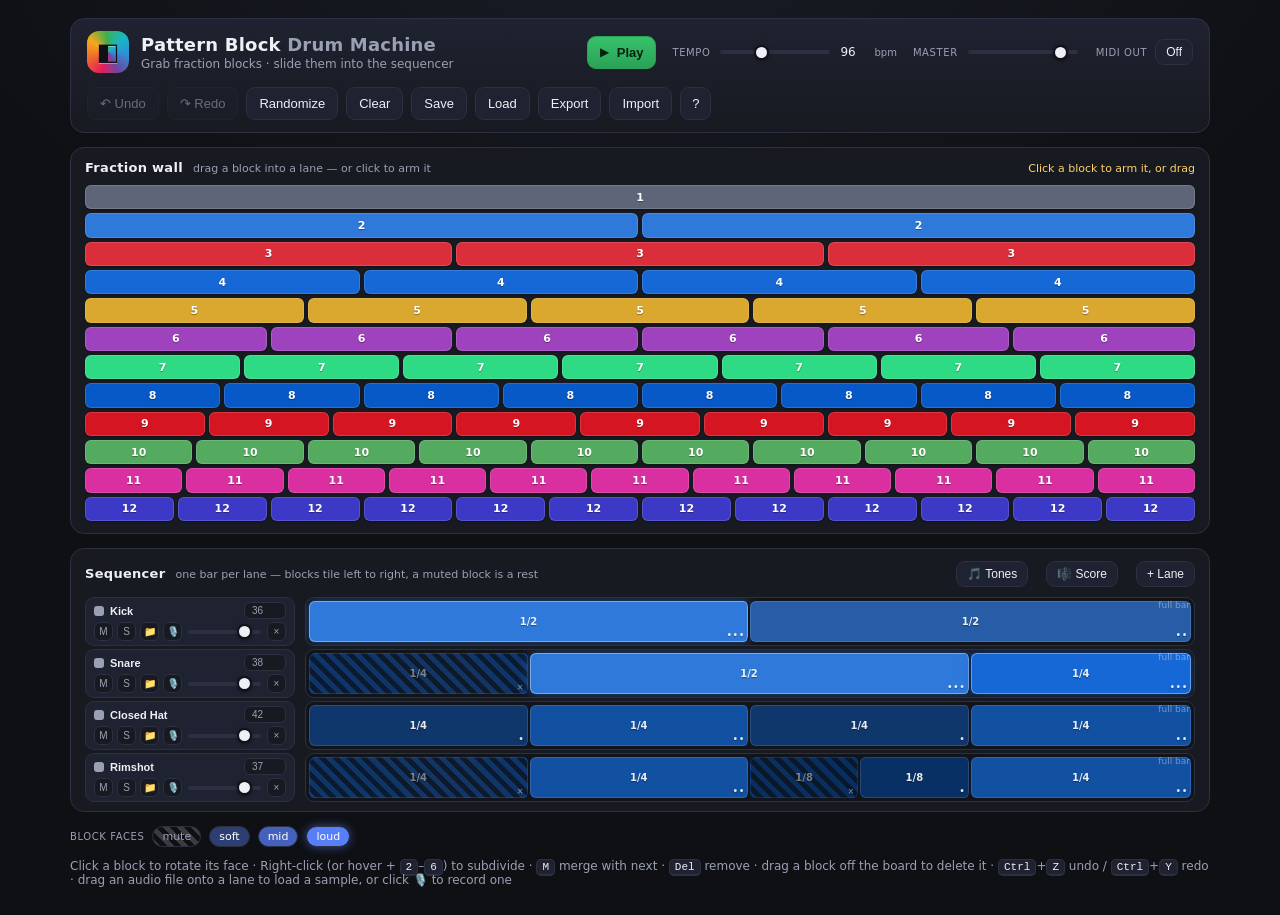
<file: index.html>
<!DOCTYPE html>
<html lang="en">
<head>
  <meta charset="UTF-8" />
  <meta name="viewport" content="width=device-width, initial-scale=1.0" />
  <title>Pattern Block Drum Machine</title>
  <meta name="description" content="Grab fraction blocks from the wall and slide them into a sampler sequencer. Rotate block faces for dynamics, subdivide beats." />
  <link rel="stylesheet" href="styles.css?v=20" />
</head>
<body>
  <div id="app">
    <header class="topbar">
      <div class="brand">
        <div class="logo">◧</div>
        <div class="brand-text">
          <h1>Pattern Block <span>Drum Machine</span></h1>
          <p class="tag">Grab fraction blocks · slide them into the sequencer</p>
        </div>
      </div>

      <div class="transport">
        <button id="play" class="btn btn-play" title="Play / Stop (Space)">
          <span class="play-glyph">▶</span><span class="play-label">Play</span>
        </button>

        <label class="ctl">
          <span class="ctl-label">Tempo</span>
          <input id="bpm" type="range" min="40" max="200" step="1" value="96" />
          <output id="bpmOut">96</output><span class="unit">bpm</span>
        </label>

        <label class="ctl">
          <span class="ctl-label">Master</span>
          <input id="master" type="range" min="0" max="1" step="0.01" value="0.9" />
        </label>

        <div class="ctl">
          <span class="ctl-label">MIDI out</span>
          <button id="midiToggle" class="btn btn-sm" title="Send MIDI notes on channel 10 (velocity from the block face)">Off</button>
          <select id="midiPort" class="midi-port" title="MIDI output device" hidden></select>
        </div>
      </div>

      <a id="backToMain" class="btn back-link" href="index.html" title="Leave the tutorial and go to the plain sampler" hidden>← Sampler</a>

      <div class="mode-toggle" role="tablist" aria-label="Mode" hidden>
        <button id="modeCreate" class="mode-btn active" data-mode="create" title="Free play — build patterns, no restrictions">🎛️ Create</button>
        <button id="modeLearn" class="mode-btn" data-mode="learn" title="Guided tutorial — build grooves and feel how rhythms line up">🎓 Learn</button>
      </div>

      <div class="tools">
        <button id="undoBtn" class="btn" title="Undo (Ctrl+Z)" disabled>↶ Undo</button>
        <button id="redoBtn" class="btn" title="Redo (Ctrl+Y)" disabled>↷ Redo</button>
        <button id="randomize" class="btn" title="Randomize a pattern">Randomize</button>
        <button id="clear" class="btn" title="Empty every lane">Clear</button>
        <button id="save" class="btn" title="Save to this browser">Save</button>
        <button id="load" class="btn" title="Load last save">Load</button>
        <button id="export" class="btn" title="Download pattern as JSON">Export</button>
        <button id="import" class="btn" title="Import a pattern JSON">Import</button>
        <button id="grooveLabBtn" class="btn" title="Open the Groove Lab (works in any mode)" hidden>🎓 Groove Lab</button>
        <button id="help" class="btn btn-ghost" title="How it works">?</button>
      </div>
    </header>

    <main>
      <div class="board-col">
        <section class="panel palette-wrap">
          <div class="section-head">
            <span class="section-title">Fraction wall</span>
            <span class="section-sub">drag a block into a lane — or click to arm it</span>
            <span id="brushInfo" class="brush-info">Click a block to arm it, or drag</span>
          </div>
          <div id="palette" class="palette" aria-label="Fraction block palette"></div>
        </section>

        <section class="panel tut-wrap" id="tutorialPanel" hidden>
          <div class="section-head">
            <span class="section-title">🎓 Tutorial</span>
            <button id="openLab" class="btn btn-sm" title="Open the Groove Lab">Groove Lab</button>
          </div>
          <select id="tutLesson" class="tut-lesson" title="Jump to a lesson"></select>
          <div class="tut-body">
            <div class="tut-headrow">
              <h3 id="tutTitle" class="tut-title"></h3>
              <span id="tutStep" class="tut-stepnum"></span>
            </div>
            <p id="tutText" class="tut-text"></p>
            <div id="tutWaiting" class="tut-waiting" hidden><span class="tut-dot"></span> waiting for you to try it…</div>
            <div class="tut-controls">
              <button id="tutPrev" class="btn">‹ Back</button>
              <button id="tutNext" class="btn btn-use">Next ›</button>
            </div>
          </div>
        </section>
      </div>

      <div class="seq-col">
        <section class="panel seq-wrap">
          <div class="section-head">
            <span class="section-title">Sequencer</span>
            <span id="seqSub" class="section-sub">one bar per lane — blocks tile left to right, a muted block is a rest</span>
            <button id="tonesToggle" class="btn btn-sm" title="Play the beat as pitched notes instead of drums">🎵 Tones</button>
            <button id="scoreToggle" class="btn btn-sm" title="Show the bar as sheet music — a rhythm staff per lane that follows every edit">🎼 Score</button>
            <button id="addLane" class="btn btn-sm" title="Add an instrument lane">+ Lane</button>
          </div>
          <div id="seq" class="seq" aria-label="Sequencer lanes"></div>
        </section>

        <section class="panel score-wrap" id="scorePanel" hidden>
          <div class="section-head">
            <span class="section-title">🎼 Score</span>
            <span class="section-sub">the same bar as sheet music — a rhythm staff per lane, notes coloured like their blocks</span>
            <button id="scorePrint" class="btn btn-sm" title="Print just the score">🖨 Print</button>
            <button id="scoreSvg" class="btn btn-sm" title="Download the score as an SVG image">⤓ SVG</button>
          </div>
          <div id="score" class="score" aria-label="Score"></div>
          <div class="score-legend">
            <b>loud</b> = accent (&gt;) · <b>mid</b> = plain note · <b>soft</b> = ghost note in ( ) · <b>mute</b> = rest ·
            a numbered bracket is a tuplet (3 = triplet, 5 = quintuplet…) · tied notes are one block ·
            hover a note to find its block, click to rotate its face, right-click to subdivide
          </div>
        </section>
      </div>
    </main>

    <footer class="legend">
      <div class="legend-faces">
        <span class="legend-title">Block faces</span>
        <span class="face-chip face-mute">mute</span>
        <span class="face-chip face-soft">soft</span>
        <span class="face-chip face-mid">mid</span>
        <span class="face-chip face-loud">loud</span>
      </div>
      <div class="legend-hint">
        Click a block to rotate its face · Right-click (or hover + <kbd>2</kbd>–<kbd>6</kbd>) to subdivide ·
        <kbd>M</kbd> merge with next · <kbd>Del</kbd> remove · drag a block off the board to delete it ·
        <kbd>Ctrl</kbd>+<kbd>Z</kbd> undo / <kbd>Ctrl</kbd>+<kbd>Y</kbd> redo ·
        drag an audio file onto a lane to load a sample, or click 🎙️ to record one
      </div>
    </footer>
  </div>

  <div id="ctxmenu" class="ctxmenu" hidden></div>
  <div id="toast" class="toast" hidden></div>

  <div id="helpModal" class="modal" hidden>
    <div class="modal-card">
      <button class="modal-close" data-close>×</button>
      <h2>How the Pattern Block Drum Machine works</h2>
      <p>The <strong>fraction wall</strong> at the top is your bin of wooden blocks. Every block is a slice of one
        bar: a whole <em>1</em>, a <em>1/2</em>, a <em>1/3</em>, all the way to <em>1/12</em>.</p>
      <p>Colours come from <strong>prime factors</strong>: each prime gets its own strong colour (2 is blue, 3 is
        red), a prime power gets more intense as the exponent rises (9 = 3² is a deeper, "super" red), and a
        composite blends its factors' colours weighted by exponent — 6 (2×3) is purple, and 12 (2²×3) leans further
        toward blue than 6 does, since it has an extra factor of 2. A block's colour is the same wherever it
        appears, on the wall or in a lane.</p>
      <ul>
        <li><strong>Build a rhythm</strong> — drag a block from the wall into a lane. Blocks tile from the left,
          and a block's width <em>is</em> its length in time.</li>
        <li><strong>Rotate the faces</strong> — click a placed block to turn it to its next face:
          <em>loud → mid → soft → mute</em>. That sets how hard it hits. A <em>muted</em> block still holds its
          time — so it works as a <em>rest</em>.</li>
        <li><strong>No dragging needed</strong> — click a block in the wall to <em>arm</em> it, then click a lane to
          drop a copy. Click the armed block again (or press <kbd>Esc</kbd>) to put the brush down.</li>
        <li><strong>Delete by dragging off</strong> — drag a placed block out of the sequencer and drop it anywhere
          that isn't a lane (the wall, the header, empty space) to remove it. <kbd>Del</kbd> / <kbd>Backspace</kbd>
          works too while hovering a block.</li>
        <li><strong>Subdivide a beat</strong> — right-click a block (or hover and press <kbd>2</kbd>–<kbd>6</kbd>).
          Cut a <em>1/5</em> into 3 and you get three <em>1/15</em> pieces. Any new size that isn't on the wall yet
          gets <em>added as a new row</em>, and the wall reflows to fit. Press <kbd>M</kbd> to merge a block back
          into the one after it.</li>
        <li><strong>Bring your own sounds</strong> — each lane has its own sampler. Drag an audio file onto a lane,
          or click 📁. It ships with built-in drum voices so it plays right away.</li>
        <li><strong>Record one instead</strong> — click 🎙️ on a lane to record straight from your microphone.
          Drag the handles on the waveform to trim it, preview the trimmed section, then use it.</li>
        <li><strong>MIDI out</strong> — flip <em>MIDI out</em> to On and pick a device. Each lane sends its own note
          on channel 10 (edit the little number by the lane name); the block face sets velocity.</li>
        <li><strong>Mix</strong> — <em>M</em> mutes a lane, <em>S</em> solos it, the slider sets its level.</li>
        <li><strong>🎵 Tones</strong> — flip <em>Tones</em> on to hear your beat as pitched notes instead of drums;
          lanes are stacked on a scale so hits that land together make chords.</li>
        <li><strong>🎼 Score</strong> — flip <em>Score</em> on to see the bar as sheet music, one rhythm staff per
          lane, redrawn with every edit. One block is one note (a muted block is a rest), <em>loud</em> gets an accent,
          <em>soft</em> is a ghost note, thirds and fifths come out as tuplets, and every note is coloured like its
          block. It's live: hover a note to find its block, click it to rotate the face, right-click to subdivide.
          <em>Print</em> and <em>SVG</em> take it out of the browser.</li>
        <li class="help-learn" hidden><strong>🎓 Learn mode</strong> — a guided tutorial: it walks you through building a polyrhythm and then
          cutting the pieces until both lanes share a grid, discovering the LCM by ear and eye. In Learn mode a lane
          stays silent until it makes a full bar, and cutting a block mutes the new pieces so the groove is preserved
          while the grid is revealed. <em>Create</em> mode is the free-play sampler with no rules.</li>
        <li class="help-learn" hidden><strong>🎓 Groove Lab</strong> — a popout (button in the toolbar) for any two numbers: their HCF and LCM,
          how "funky" their polyrhythm is, played as a rhythm, and heard as a just-intonation interval (7-limit and
          up, so septimal steps like <em>7/6</em> get a real name).</li>
      </ul>
      <p class="modal-foot">Everything runs locally in your browser with the Web Audio API. Nothing is uploaded.</p>
    </div>
  </div>

  <div id="recModal" class="modal" hidden>
    <div class="modal-card rec-card">
      <button class="modal-close" data-close>×</button>
      <h2>Record a sample<span id="recTarget" class="rec-target"></span></h2>

      <div class="rec-visual">
        <canvas id="recCanvas" width="640" height="140"></canvas>
        <div id="recDimLeft" class="rec-dim rec-dim-left"></div>
        <div id="recDimRight" class="rec-dim rec-dim-right"></div>
        <div id="recTrimStart" class="rec-handle" hidden></div>
        <div id="recTrimEnd" class="rec-handle" hidden></div>
      </div>

      <div class="rec-status-row">
        <span id="recStatus">Click record and allow microphone access</span>
        <span id="recTimer" class="rec-timer">0.0s</span>
      </div>

      <div class="rec-controls">
        <button id="recToggle" class="btn btn-play">● Record</button>
        <button id="recPreview" class="btn" disabled>▶ Preview trim</button>
        <button id="recUse" class="btn btn-use" disabled>Use this sample</button>
      </div>
      <p class="modal-foot">Drag the handles to trim. Takes are capped at 12s. Nothing leaves your browser.</p>
    </div>
  </div>

  <div id="labModal" class="modal" hidden>
    <div class="modal-card lab-card">
      <button class="modal-close" data-close>×</button>
      <h2>🎓 Groove Lab</h2>
      <p class="lab-sub">Pick two numbers and see how they groove together.</p>
      <div class="lab-body">
        <div class="lab-inputs">
          <label>A <input id="labA" type="number" min="1" max="32" value="2" /></label>
          <span class="lab-vs">against</span>
          <label>B <input id="labB" type="number" min="1" max="32" value="3" /></label>
          <button id="labUseLanes" class="btn btn-sm" title="Fill in from two lanes you've built">Use my lanes</button>
        </div>

        <div class="lab-math">
          <div id="labFactA" class="lab-fact"></div>
          <span class="lab-op">×</span>
          <div id="labFactB" class="lab-fact"></div>
        </div>

        <div class="lab-results">
          <div class="lab-stat"><span class="lab-stat-label">HCF (GCD)</span><span id="labGcd" class="lab-stat-val"></span></div>
          <div class="lab-stat"><span class="lab-stat-label">LCD (LCM)</span><span id="labLcm" class="lab-stat-val"></span></div>
        </div>

        <div id="labFunk" class="lab-groove"></div>
        <p id="labExplain" class="lab-explain"></p>

        <div class="lab-row">
          <button id="labPlayGroove" class="btn">▶ Hear the polyrhythm</button>
          <button id="labPlayTone" class="btn">🎵 Hear it as a pitch</button>
          <span id="labInterval" class="lab-interval-name"></span>
        </div>
      </div>
    </div>
  </div>

  <input id="fileInput" type="file" accept="audio/*" hidden />
  <input id="jsonInput" type="file" accept="application/json,.json" hidden />

  <script src="app.js?v=20"></script>
</body>
</html>
</file>
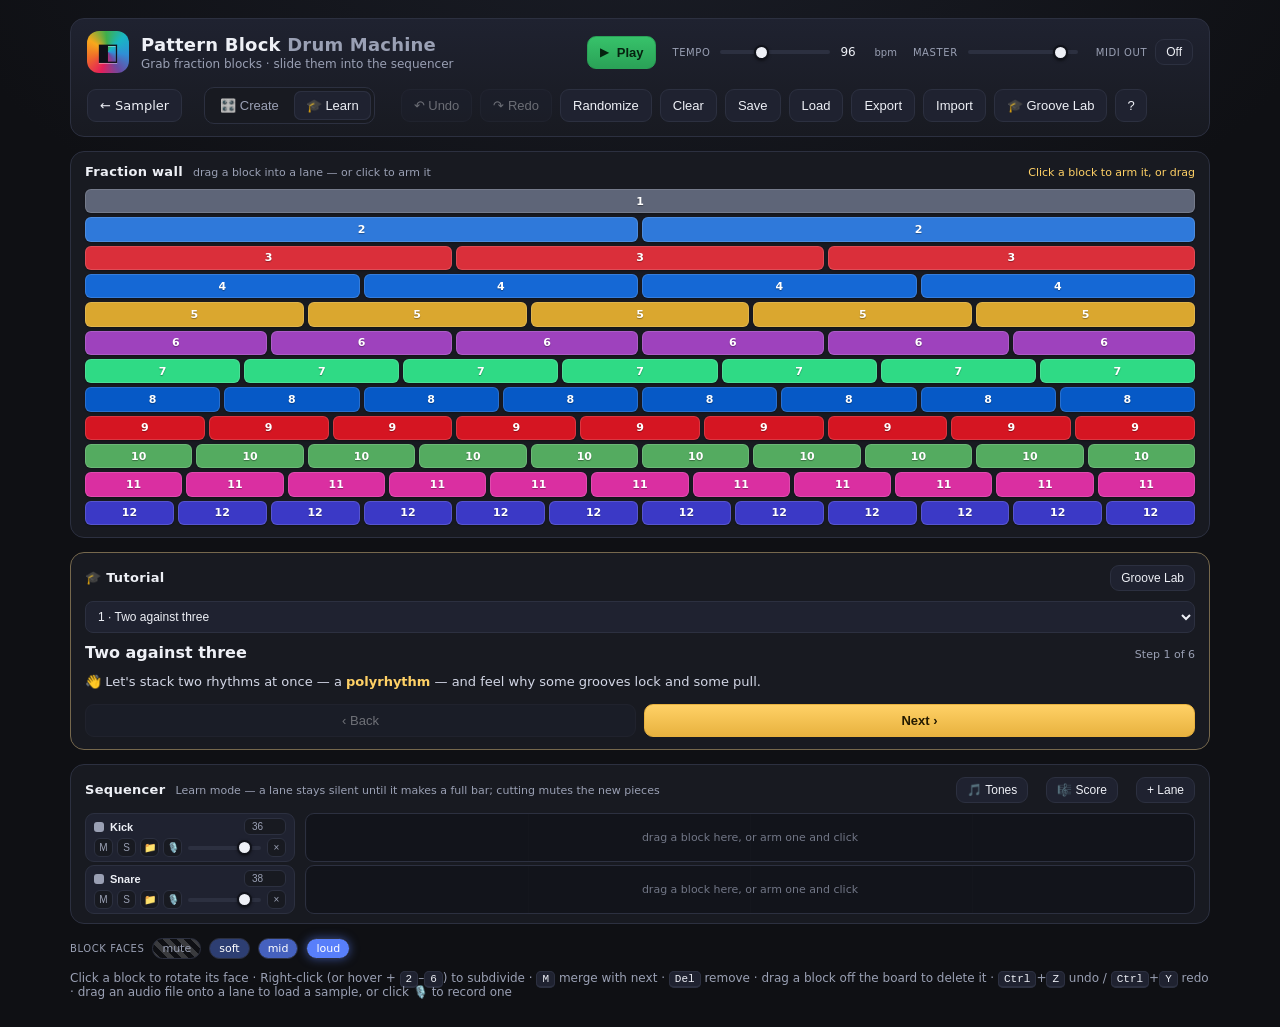
<file: learn.html>
<!DOCTYPE html>
<html lang="en">
<head>
  <meta charset="UTF-8" />
  <meta name="viewport" content="width=device-width, initial-scale=1.0" />
  <title>Pattern Block Drum Machine — Learn</title>
  <meta name="description" content="A guided tutorial for the Pattern Block Drum Machine: build polyrhythms and feel how rhythms line up." />
  <meta http-equiv="refresh" content="0; url=index.html?mode=learn" />
  <script>location.replace('index.html?mode=learn');</script>
  <style>
    body { margin: 0; min-height: 100vh; display: grid; place-items: center; background: #0f1014; color: #eef0f6;
      font-family: "Segoe UI", system-ui, -apple-system, Roboto, Helvetica, Arial, sans-serif; }
    a { color: #ffd166; }
  </style>
</head>
<body>
  <noscript>
    <p>Loading the tutorial… if nothing happens, <a href="index.html?mode=learn">click here</a>.</p>
  </noscript>
</body>
</html>
</file>
<file: styles.css>
:root {
  --bg: #0f1014;
  --panel: #181a21;
  --panel-2: #1f2230;
  --line: #2c3040;
  --text: #eef0f6;
  --muted: #9aa0b4;
  --accent: #ffd166;
  --track-bg: #12141b;
  font-synthesis: none;
}

* { box-sizing: border-box; }
[hidden] { display: none !important; }

html, body {
  margin: 0;
  background: radial-gradient(1200px 700px at 50% -10%, #1a1d27 0%, var(--bg) 60%);
  color: var(--text);
  font-family: "Segoe UI", system-ui, -apple-system, Roboto, Helvetica, Arial, sans-serif;
  -webkit-font-smoothing: antialiased;
}

#app {
  max-width: min(1180px, 96vw);
  margin: 0 auto;
  padding: 18px 20px 28px;
  display: flex;
  flex-direction: column;
  gap: 14px;
  min-height: 100vh;
}
/* Wide screens: let the app use the extra width instead of centering a
   fixed-width column, so the two-panel layout below has room to sit
   side by side rather than stacking and forcing a tall page. */
@media (min-width: 1300px) { #app { max-width: min(1680px, 96vw); } }

main { display: flex; flex-direction: column; gap: 14px; }
.board-col, .seq-col { display: flex; flex-direction: column; gap: 14px; min-width: 0; }
@media (min-width: 1300px) {
  main { flex-direction: row; align-items: flex-start; }
  .board-col { flex: 0 0 440px; }
  .seq-col { flex: 1 1 0; min-width: 0; }
}

/* ---------- Top bar ---------- */
.topbar {
  display: flex; flex-wrap: wrap; align-items: center; gap: 14px 22px;
  padding: 12px 16px;
  background: linear-gradient(180deg, var(--panel-2), var(--panel));
  border: 1px solid var(--line); border-radius: 14px;
}
.brand { display: flex; align-items: center; gap: 12px; margin-right: auto; }
.logo {
  width: 42px; height: 42px; display: grid; place-items: center; font-size: 24px; border-radius: 12px;
  background: conic-gradient(from 200deg, #e51e5a, #ef6a2a, #f7a81c, #3fae4a, #18b6c4, #2f8fd6, #6a4aa3, #e51e5a);
  color: #101018; text-shadow: 0 1px 0 rgba(255,255,255,.4);
}
.brand-text h1 { margin: 0; font-size: 18px; letter-spacing: .2px; }
.brand-text h1 span { color: var(--muted); font-weight: 600; }
.tag { margin: 2px 0 0; font-size: 12px; color: var(--muted); }

.transport { display: flex; align-items: center; gap: 16px; flex-wrap: wrap; }
.tools { display: flex; align-items: center; gap: 8px; flex-wrap: wrap; }

.back-link { text-decoration: none; display: inline-flex; align-items: center; }

.mode-toggle {
  display: flex; gap: 3px; padding: 3px; background: var(--panel); border: 1px solid var(--line);
  border-radius: 10px; margin-right: 4px;
}
.mode-btn {
  background: none; border: none; color: var(--muted); padding: 7px 12px; border-radius: 7px;
  font-size: 13px; cursor: pointer; transition: background .12s, color .12s;
}
.mode-btn:hover { color: var(--text); }
.mode-btn.active { background: var(--panel-2); color: var(--text); box-shadow: inset 0 0 0 1px var(--line); }

.ctl { display: flex; align-items: center; gap: 8px; font-size: 12px; color: var(--muted); }
.ctl-label { text-transform: uppercase; letter-spacing: .6px; font-size: 10px; }
.ctl output { color: var(--text); font-variant-numeric: tabular-nums; min-width: 26px; }
.ctl .unit { font-size: 10px; }
.ctl input[type=range] { width: 110px; }

input[type=range] {
  -webkit-appearance: none; appearance: none; height: 4px;
  background: var(--line); border-radius: 4px; outline: none; cursor: pointer;
}
input[type=range]::-webkit-slider-thumb {
  -webkit-appearance: none; width: 15px; height: 15px; border-radius: 50%;
  background: var(--text); border: 2px solid #10121a; box-shadow: 0 1px 3px rgba(0,0,0,.5);
}
input[type=range]::-moz-range-thumb {
  width: 15px; height: 15px; border-radius: 50%; border: 2px solid #10121a; background: var(--text); cursor: pointer;
}

.btn {
  background: var(--panel-2); color: var(--text); border: 1px solid var(--line);
  padding: 8px 12px; border-radius: 9px; font-size: 13px; cursor: pointer;
  transition: background .12s, border-color .12s, transform .05s;
}
.btn:hover { background: #262a3a; border-color: #3a4055; }
.btn:active { transform: translateY(1px); }
.btn:disabled { opacity: .38; cursor: not-allowed; }
.btn:disabled:hover { background: var(--panel-2); border-color: var(--line); }
.btn-ghost { padding: 8px 11px; }
.btn-sm { padding: 5px 10px; font-size: 12px; margin-left: auto; }

.btn-play {
  display: inline-flex; align-items: center; gap: 8px; font-weight: 700;
  background: linear-gradient(180deg, #37c26a, #2aa257); border-color: #2aa257; color: #06210f;
}
.btn-play:hover { background: linear-gradient(180deg, #43d178, #2fb060); }
.btn-play.playing { background: linear-gradient(180deg, #ff6b6b, #e24a4a); border-color: #e24a4a; color: #2a0808; }
.play-glyph { font-size: 12px; }

/* ---------- Panels ---------- */
.panel {
  background: var(--panel); border: 1px solid var(--line); border-radius: 14px; padding: 12px 14px;
}
.section-head { display: flex; align-items: baseline; gap: 6px 10px; flex-wrap: wrap; margin-bottom: 10px; }
.section-title { font-size: 13px; font-weight: 700; letter-spacing: .3px; }
.section-sub { font-size: 11px; color: var(--muted); }

/* ---------- Palette (fraction wall) ---------- */
/* fixed height so added rows (e.g. 1/15) reflow to fit instead of growing forever */
.palette { display: flex; flex-direction: column; gap: 4px; height: 336px; }
.prow { display: grid; gap: 4px; flex: 1 1 0; min-height: 15px; }
.pblock {
  display: grid; place-items: center; border-radius: 6px; cursor: pointer;
  color: #fff; font-weight: 800; font-size: 11px; font-variant-numeric: tabular-nums;
  background: var(--c);
  box-shadow: inset 0 0 0 1px rgba(255,255,255,.14), 0 1px 2px rgba(0,0,0,.3);
  text-shadow: 0 1px 1px rgba(0,0,0,.35);
  transition: transform .06s, filter .1s; min-width: 0; overflow: hidden;
}
.pblock:hover { filter: brightness(1.12); }
.pblock:active { transform: scale(.97); }
.pblock.dragging { opacity: .5; }
.pblock.armed { box-shadow: inset 0 0 0 2px #fff, 0 0 12px rgba(255,255,255,.55); filter: brightness(1.15); }
.pblock sup, .pblock sub { font-size: .72em; }

.brush-info { margin-left: auto; font-size: 11px; color: var(--accent); }
.midi-port {
  background: var(--panel-2); color: var(--text); border: 1px solid var(--line);
  border-radius: 7px; padding: 4px 6px; font-size: 12px; max-width: 150px;
}
#midiToggle.on { background: #2aa257; border-color: #2aa257; color: #06210f; font-weight: 700; }
#tonesToggle.on { background: linear-gradient(180deg, #7b6cf0, #6152d6); border-color: #6152d6; color: #f4f2ff; font-weight: 700; }
#scoreToggle.on { background: linear-gradient(180deg, #f2d48a, #d9b25a); border-color: #c99d3f; color: #2a1e00; font-weight: 700; }
/* keep the right-aligned buttons in the sequencer header grouped together */
.seq-wrap .section-head #scoreToggle, .seq-wrap .section-head #addLane { margin-left: 8px; }

/* ---------- Score (sheet music) ---------- */
.score-wrap .section-head #scoreSvg { margin-left: 8px; }
.score {
  overflow-x: auto; border-radius: 10px; background: #f7f2e7; border: 1px solid #d8cfba;
  box-shadow: inset 0 0 0 1px rgba(255,255,255,.55), 0 2px 6px rgba(0,0,0,.35);
}
.score svg { display: block; }
.score-empty { padding: 28px; color: #6d6353; font-size: 12px; text-align: center; }
.score-note { cursor: pointer; }
.score-note .glyph { transition: filter .08s; }
.score-note:hover .glyph, .score-note.linked .glyph { filter: drop-shadow(0 0 3px rgba(232,169,15,.95)) brightness(1.12); }
.score-note .glyph { transform-box: fill-box; transform-origin: center; }
.score-note.hit .glyph { animation: scoreHit .3s ease-out; }
@keyframes scoreHit { 0% { transform: scale(1.35); } 100% { transform: scale(1); } }
.score-playhead { opacity: 0; transition: opacity .15s; }
.score.playing .score-playhead { opacity: .9; }
.block.linked { box-shadow: inset 0 0 0 2px #fff, 0 0 12px rgba(255,255,255,.55); filter: brightness(1.15); }
.score-legend { margin-top: 8px; font-size: 11px; color: var(--muted); line-height: 1.6; }
.score-legend b { color: var(--text); font-weight: 600; }

/* printing with the score on prints just the score, on plain paper */
@media print {
  body.score-on { background: #fff; }
  html:has(body.score-on) { background: #fff; }   /* its own rule: an old browser that rejects :has() drops only this line */
  body.score-on #app > :not(main), body.score-on .board-col, body.score-on .seq-wrap,
  body.score-on .score-wrap .section-head, body.score-on .score-legend { display: none !important; }
  body.score-on #app { max-width: none; padding: 0; min-height: 0; }
  body.score-on main { display: block; }
  body.score-on .score-wrap { border: none; background: none; padding: 0; }
  body.score-on .score { overflow: visible; border: none; box-shadow: none; }
  body.score-on .score svg { width: 100%; height: auto; }
}

/* ---------- Tutorial panel (Learn mode) ---------- */
.tut-wrap { border-color: color-mix(in srgb, var(--accent) 35%, var(--line)); }
.tut-lesson {
  width: 100%; margin-bottom: 10px; background: var(--panel-2); color: var(--text);
  border: 1px solid var(--line); border-radius: 8px; padding: 7px 8px; font-size: 12px; cursor: pointer;
}
.tut-body { display: flex; flex-direction: column; gap: 10px; }
.tut-headrow { display: flex; align-items: baseline; justify-content: space-between; gap: 8px; }
.tut-title { margin: 0; font-size: 16px; }
.tut-stepnum { font-size: 11px; color: var(--muted); white-space: nowrap; }
.tut-text { margin: 0; color: #d3d7e6; font-size: 13px; line-height: 1.55; }
.tut-text b { color: var(--accent); font-weight: 700; }
.tut-waiting { display: flex; align-items: center; gap: 7px; font-size: 12px; color: var(--muted); }
.tut-dot { width: 8px; height: 8px; border-radius: 50%; background: var(--accent); animation: pulse 1.1s ease-in-out infinite; }
@keyframes pulse { 0%,100% { opacity: .35; transform: scale(.85); } 50% { opacity: 1; transform: scale(1.15); } }
.tut-controls { display: flex; gap: 8px; margin-top: 2px; }
.tut-controls .btn { flex: 1; }
.tut-controls .btn:disabled { opacity: .4; cursor: not-allowed; }

/* ---------- Groove Lab ---------- */
.lab-card { max-width: 560px; }
.lab-sub { margin: -4px 0 4px; color: var(--muted); font-size: 12px; }
.lab-body { display: flex; flex-direction: column; gap: 12px; }

.lab-inputs { display: flex; align-items: center; gap: 10px; font-size: 12px; color: var(--muted); }
.lab-inputs label { display: flex; align-items: center; gap: 6px; }
.lab-inputs input {
  width: 56px; background: var(--panel-2); color: var(--text); border: 1px solid var(--line);
  border-radius: 7px; padding: 5px 6px; font-size: 14px; font-weight: 700; text-align: center;
  font-variant-numeric: tabular-nums;
}
.lab-vs { font-size: 11px; text-transform: uppercase; letter-spacing: .5px; }

.lab-math { display: flex; align-items: center; gap: 10px; }
.lab-fact { display: flex; align-items: center; gap: 4px; flex-wrap: wrap; font-size: 13px; }
.lab-fact .lab-p {
  display: inline-flex; align-items: center; justify-content: center; min-width: 22px; height: 22px;
  padding: 0 5px; border-radius: 6px; color: #fff; font-weight: 800; font-size: 12px;
  background: var(--c); box-shadow: inset 0 0 0 1px rgba(255,255,255,.18);
}
.lab-op { color: var(--muted); font-size: 13px; }

.lab-results { display: flex; gap: 10px; flex-wrap: wrap; }
.lab-groove {
  font-size: 16px; font-weight: 800; padding: 8px 12px; border-radius: 9px;
  background: color-mix(in srgb, var(--accent) 10%, var(--panel-2)); border: 1px solid var(--line);
}
.lab-stat {
  display: flex; flex-direction: column; gap: 2px; background: var(--panel-2); border: 1px solid var(--line);
  border-radius: 9px; padding: 8px 14px; min-width: 90px;
}
.lab-stat-label { font-size: 10px; text-transform: uppercase; letter-spacing: .5px; color: var(--muted); }
.lab-stat-val { font-size: 16px; font-weight: 800; font-variant-numeric: tabular-nums; }

.lab-explain { margin: 0; color: #cfd3e2; font-size: 13px; line-height: 1.55; }

.lab-row { display: flex; align-items: center; gap: 10px; flex-wrap: wrap; }
.lab-row .btn.on { background: linear-gradient(180deg, #37c26a, #2aa257); border-color: #2aa257; color: #06210f; font-weight: 700; }
.lab-interval-name { font-size: 12px; color: var(--accent); font-weight: 600; }

/* ---------- Sequencer ---------- */
.seq { position: relative; display: flex; flex-direction: column; gap: 6px; }

.lane {
  display: grid; grid-template-columns: 210px 1fr; align-items: stretch; gap: 10px; height: 46px;
}
.lane.dim .track { opacity: .3; }
.lane.incomplete .track { border-color: color-mix(in srgb, #ffb648 55%, var(--line)); }
.lane.incomplete .gap { background: rgba(255,182,72,.08); border-color: rgba(255,182,72,.4); }
.lane.incomplete .gap-label { color: rgba(255,182,72,.9); font-weight: 600; }
.complete-badge { color: #37c26a; font-size: 10px; font-weight: 700; }

.gutter {
  display: grid; grid-template-columns: auto 1fr; grid-template-rows: auto auto; gap: 3px 6px;
  align-content: center; padding: 4px 8px; background: var(--panel-2);
  border: 1px solid var(--line); border-radius: 9px; font-size: 11px;
}
.gutter.drop { outline: 2px dashed var(--accent); outline-offset: -3px; }
.lane-voice {
  grid-column: 1 / -1; display: flex; align-items: center; gap: 6px; min-width: 0;
}
.voice-dot { width: 10px; height: 10px; border-radius: 3px; background: var(--muted); flex: none; }
.lane-name {
  flex: 1; overflow: hidden; text-overflow: ellipsis; white-space: nowrap; color: var(--text);
  font-weight: 600; background: none; border: none; cursor: pointer; text-align: left; padding: 0; font-size: 11px;
}
.lane-name:hover { color: var(--accent); }
.lane-midi {
  width: 42px; flex: none; background: var(--panel); color: var(--muted);
  border: 1px solid var(--line); border-radius: 6px; padding: 2px 4px; font-size: 10px;
  font-variant-numeric: tabular-nums; text-align: center;
}
.lane-midi:focus { color: var(--text); border-color: var(--accent); outline: none; }
.gutter-controls { grid-column: 1 / -1; display: flex; align-items: center; gap: 4px; }
.mini {
  width: 19px; height: 19px; padding: 0; border-radius: 6px; font-size: 10px; line-height: 1;
  display: grid; place-items: center; background: var(--panel); border: 1px solid var(--line);
  color: var(--muted); cursor: pointer;
}
.mini:hover { color: var(--text); border-color: #3a4055; }
.mini.on-m { background: #e24a4a; border-color: #e24a4a; color: #fff; }
.mini.on-s { background: var(--accent); border-color: var(--accent); color: #201800; }
.mini.rm:hover { background: #e24a4a; border-color: #e24a4a; color: #fff; }
.lane-vol { flex: 1; min-width: 30px; }

/* Track = drop zone holding tiled blocks */
/* No flex `gap` here on purpose: gap adds pixels *on top of* each block's
   percentage width, so splitting a block into more pieces would push the
   row wider than 100% and drift out of alignment with other lanes. Seams
   between blocks are drawn as a border instead (see .block.seam), which
   box-sizing: border-box keeps inside each block's own declared width. */
.track {
  position: relative; display: flex; padding: 3px; border-radius: 9px;
  background: repeating-linear-gradient(90deg, #14161d 0 1px, transparent 1px calc(25% )); /* quarter guides */
  background-color: var(--track-bg); border: 1px solid var(--line); overflow: hidden;
}
.track.over { border-color: var(--accent); box-shadow: 0 0 0 1px var(--accent) inset; }
.track.full { }

.block {
  position: relative; min-width: 0; border-radius: 6px; cursor: pointer;
  display: flex; align-items: center; justify-content: center; overflow: hidden;
  color: #fff; font-size: 10px; font-weight: 700; font-variant-numeric: tabular-nums;
  background: var(--c); box-shadow: inset 0 0 0 1px rgba(255,255,255,.12);
  text-shadow: 0 1px 1px rgba(0,0,0,.4); transition: filter .08s, transform .05s, box-shadow .1s;
}
.block:hover { filter: brightness(1.12); }
.block.dragging { opacity: .45; }
.block .blabel { pointer-events: none; opacity: .9; }
.block.narrow .blabel { display: none; }
/* seam between adjacent blocks — a border (inside box-sizing: border-box)
   rather than a flex gap, so it never adds width beyond the block's own
   percentage share. See the .track comment for why this matters. */
.block.seam { border-right: 2px solid var(--track-bg); }

/* faint ghost segment showing the unplaced remainder of an unfinished lane */
.gap {
  position: relative; min-width: 0; border-radius: 6px;
  background: rgba(255,255,255,.03);
  border: 1px dashed rgba(255,255,255,.1);
  display: flex; align-items: center; justify-content: center;
  pointer-events: none;   /* clicks fall through to the track's own placement handler */
}
.gap-label { font-size: 9px; color: rgba(255,255,255,.28); letter-spacing: .3px; white-space: nowrap; }

.block.face-loud { box-shadow: inset 0 0 0 1px rgba(255,255,255,.35), 0 0 12px color-mix(in srgb, var(--c) 55%, transparent); }
.block.face-mid  { background: color-mix(in srgb, var(--c) 74%, #0b0c11); }
.block.face-soft { background: color-mix(in srgb, var(--c) 46%, #0b0c11); }
.block.face-mute {
  background: color-mix(in srgb, var(--c) 15%, #0b0c11);
  background-image: repeating-linear-gradient(45deg, color-mix(in srgb, var(--c) 34%, transparent) 0 5px, transparent 5px 10px);
  color: rgba(255,255,255,.5); box-shadow: inset 0 0 0 1px color-mix(in srgb, var(--c) 40%, transparent);
}

/* small dynamic dots at the corner of a block */
.block .dots { position: absolute; bottom: 2px; right: 3px; font-size: 8px; letter-spacing: 1px; opacity: .85; pointer-events: none; }

.block.hit { animation: hit .3s ease-out; }
@keyframes hit {
  0% { box-shadow: inset 0 0 0 2px #fff, 0 0 18px rgba(255,255,255,.7); filter: brightness(1.7); }
  100% { filter: none; }
}
.block.reject { animation: shake .3s; }
@keyframes shake {
  0%,100% { transform: translateX(0); } 25% { transform: translateX(-3px); } 75% { transform: translateX(3px); }
}

/* empty-lane hint */
.track-empty {
  position: absolute; inset: 0; display: grid; place-items: center;
  color: var(--muted); font-size: 11px; pointer-events: none; opacity: .7;
}

/* capacity meter at right edge of a lane */
.cap {
  position: absolute; top: 2px; right: 4px; font-size: 9px; color: rgba(255,255,255,.4);
  pointer-events: none; font-variant-numeric: tabular-nums;
}

/* playhead over the whole sequencer */
.playhead {
  position: absolute; top: 0; width: 2px; background: rgba(255,255,255,.9);
  box-shadow: 0 0 10px rgba(255,255,255,.75); pointer-events: none; z-index: 6;
  border-radius: 2px; transform: translateX(-1px); opacity: 0;
}
.seq.playing .playhead { opacity: 1; }

/* ---------- Legend ---------- */
.legend { display: flex; flex-wrap: wrap; align-items: center; justify-content: space-between; gap: 12px; color: var(--muted); font-size: 12px; }
.legend-faces { display: flex; align-items: center; gap: 8px; }
.legend-title { text-transform: uppercase; letter-spacing: .6px; font-size: 10px; }
.face-chip { padding: 3px 9px; border-radius: 20px; font-size: 11px; color: #fff; border: 1px solid var(--line); }
.face-chip.face-soft { background: rgba(90,130,255,.4); }
.face-chip.face-mid { background: rgba(90,130,255,.72); }
.face-chip.face-loud { background: rgba(90,130,255,.98); box-shadow: 0 0 10px rgba(90,130,255,.5); }
.face-chip.face-mute { background-image: repeating-linear-gradient(45deg, rgba(255,255,255,.18) 0 5px, transparent 5px 10px); color: var(--muted); }
.legend-hint kbd, kbd {
  background: var(--panel-2); border: 1px solid var(--line); border-bottom-width: 2px;
  border-radius: 5px; padding: 1px 5px; font-size: 11px; color: var(--text);
}

/* ---------- Context menu ---------- */
.ctxmenu {
  position: fixed; z-index: 50; min-width: 180px;
  background: var(--panel-2); border: 1px solid var(--line); border-radius: 10px; padding: 6px;
  box-shadow: 0 12px 34px rgba(0,0,0,.55); font-size: 13px;
}
.ctxmenu .ctx-head { padding: 4px 8px 6px; color: var(--muted); font-size: 11px; border-bottom: 1px solid var(--line); margin-bottom: 4px; }
.ctxmenu button {
  display: flex; justify-content: space-between; gap: 12px; width: 100%; background: none; border: none;
  color: var(--text); text-align: left; padding: 7px 8px; border-radius: 7px; cursor: pointer;
}
.ctxmenu button:hover { background: #2b3042; }
.ctxmenu button .hint { color: var(--muted); font-size: 11px; }
.ctxmenu .ctx-sep { height: 1px; background: var(--line); margin: 4px 0; }

/* ---------- Toast ---------- */
.toast {
  position: fixed; left: 50%; bottom: 26px; transform: translateX(-50%);
  background: #2b3042; border: 1px solid var(--line); color: var(--text);
  padding: 9px 16px; border-radius: 10px; font-size: 13px; z-index: 70;
  box-shadow: 0 10px 30px rgba(0,0,0,.5);
}

/* ---------- Modal ---------- */
.modal { position: fixed; inset: 0; z-index: 60; display: grid; place-items: center; background: rgba(6,7,10,.66); padding: 20px; }
.modal-card {
  position: relative; max-width: 580px; width: 100%; background: var(--panel);
  border: 1px solid var(--line); border-radius: 16px; padding: 26px 28px; box-shadow: 0 20px 60px rgba(0,0,0,.6);
}
.modal-card h2 { margin: 0 0 12px; font-size: 20px; }
.modal-card p { color: #cfd3e2; line-height: 1.55; }
.modal-card ul { color: #cfd3e2; line-height: 1.65; padding-left: 18px; }
.modal-card em { color: var(--accent); font-style: normal; }
.modal-foot { color: var(--muted) !important; font-size: 12px; }
.modal-close { position: absolute; top: 12px; right: 14px; background: none; border: none; color: var(--muted); font-size: 26px; line-height: 1; cursor: pointer; }
.modal-close:hover { color: var(--text); }

/* ---------- Recorder ---------- */
.rec-card { max-width: 660px; }
.rec-target { color: var(--muted); font-weight: 400; font-size: 14px; margin-left: 8px; }

.rec-visual {
  position: relative; margin: 14px 0 10px; border-radius: 10px; overflow: hidden;
  border: 1px solid var(--line); background: #0c0d12; height: 140px;
}
#recCanvas { display: block; width: 100%; height: 140px; }

.rec-dim { position: absolute; top: 0; bottom: 0; background: rgba(6,7,10,.65); pointer-events: none; }
.rec-dim-left { left: 0; width: 0; }
.rec-dim-right { right: 0; width: 0; }

.rec-handle {
  position: absolute; top: 0; bottom: 0; width: 12px; margin-left: -6px; cursor: ew-resize;
  touch-action: none; background: transparent;
}
.rec-handle::before {
  content: ""; position: absolute; top: 0; bottom: 0; left: 5px; width: 2px; background: var(--accent);
  box-shadow: 0 0 8px rgba(255,209,102,.7);
}
.rec-handle::after {
  content: ""; position: absolute; top: 4px; left: 1px; width: 10px; height: 16px; border-radius: 4px;
  background: var(--accent);
}
.rec-handle:hover::before, .rec-handle:hover::after { filter: brightness(1.15); }

.rec-status-row { display: flex; justify-content: space-between; align-items: baseline; font-size: 12px; color: var(--muted); }
.rec-timer { font-variant-numeric: tabular-nums; color: var(--text); }

.rec-controls { display: flex; gap: 8px; margin-top: 12px; flex-wrap: wrap; }
.rec-controls .btn:disabled { opacity: .4; cursor: not-allowed; }
#recToggle.recording { background: linear-gradient(180deg, #ff6b6b, #e24a4a); border-color: #e24a4a; color: #2a0808; }
.btn-use { background: linear-gradient(180deg, #ffd166, #e8b23f); border-color: #e8b23f; color: #241a00; font-weight: 700; }
.btn-use:hover { background: linear-gradient(180deg, #ffdb84, #f0bd4c); }

@media (max-width: 720px) {
  .lane { grid-template-columns: 150px 1fr; }
  .lane-vol { display: none; }
}
</file>
